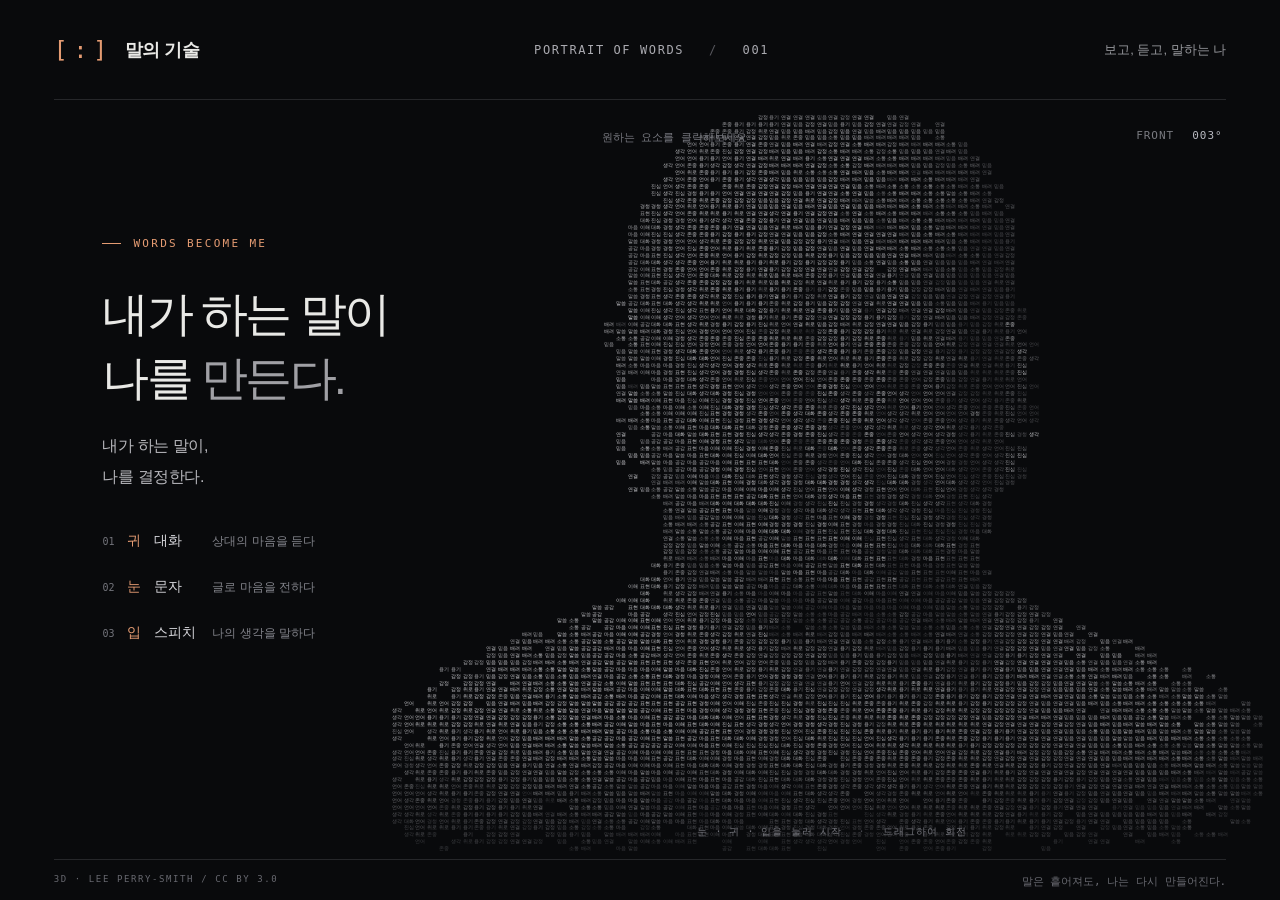
<file: index.html>
<!doctype html>
<html lang="ko">
<head>
<meta charset="utf-8"><meta name="viewport" content="width=device-width,initial-scale=1">
<meta name="theme-color" content="#090a0c">
<title>말의 기술 — 내가 하는 말이 나를 만든다</title>
<meta name="description" content="내가 하는 말이, 나를 결정한다. 수많은 문자가 모여 만드는 천천히 회전하는 입체 초상.">
<link rel="icon" href="./favicon.svg" type="image/svg+xml"><link rel="stylesheet" href="./style.css?v=4">
</head>
<body>
<header><a class="brand" href="./" aria-label="말의 기술 홈"><span class="brand-symbol">[ : ]</span><span>말의 기술</span></a><span class="edition">PORTRAIT OF WORDS <span class="divider">/</span> 001</span><span class="header-note">보고, 듣고, 말하는 나</span></header>
<main>
<canvas id="portrait" aria-label="공감, 마음, 이해 같은 한글 단어들로 이루어진 사람의 입체 초상. 눈은 문자, 귀는 대화, 입은 스피치 훈련으로 연결됩니다. 드래그나 방향키로 각도를 바꿀 수 있습니다." tabindex="0"></canvas>
<div id="hotspots" class="hotspots" role="group" aria-label="얼굴 부위로 훈련 선택"></div>
<div class="intro"><p class="eyebrow"><span></span> WORDS BECOME ME</p><h1>내가 하는 말이<br>나를 <span>만든다.</span></h1><p class="message">내가 하는 말이,<br>나를 결정한다.</p><nav class="sense-menu" aria-label="훈련 선택">
<a href="./trainer.html#dialog"><span>01</span><strong>귀</strong><span class="sense-name">대화</span><small>상대의 마음을 듣다</small></a>
<a href="./trainer.html#message"><span>02</span><strong>눈</strong><span class="sense-name">문자</span><small>글로 마음을 전하다</small></a>
<a href="./trainer.html#speech"><span>03</span><strong>입</strong><span class="sense-name">스피치</span><small>나의 생각을 말하다</small></a>
</nav></div>
<div class="portrait-label"><span>원하는 요소를 클릭해보세요</span></div>
<div class="view-info"><span id="viewLabel">FRONT</span><span id="angle">000°</span></div>
<div class="loading" id="loading" role="status">말들이 모이고 있습니다<span>···</span></div>
<div class="gesture">눈 · 귀 · 입을 눌러 시작 <span>·</span> 드래그하여 회전</div>
</main>
<div class="bottom-line"><a href="./credits.txt" target="_blank" rel="noopener">3D · LEE PERRY-SMITH / CC BY 3.0</a><span>말은 흩어져도, 나는 다시 만들어진다.</span></div>
<script src="./head-data.js?v=1"></script>
<script src="./app.js?v=10"></script>
</body></html>
</file>
<file: style.css>
:root{color-scheme:dark;--bg:#090a0c;--ink:#e9e9e6;--muted:#85868b;--line:#26272a;--accent:#e49b72}*{box-sizing:border-box}body{margin:0;background:var(--bg);color:var(--ink);font-family:Arial,"Apple SD Gothic Neo","Malgun Gothic",sans-serif;-webkit-font-smoothing:antialiased}button,a,input{-webkit-tap-highlight-color:transparent}button{font:inherit;color:inherit;cursor:pointer}button:focus-visible,a:focus-visible,input:focus-visible,canvas:focus-visible{outline:2px solid var(--accent);outline-offset:6px}header{height:100px;margin:0 4.2%;display:flex;align-items:center;justify-content:space-between;border-bottom:1px solid var(--line);position:relative;z-index:2}.brand{display:flex;align-items:center;gap:17px;color:var(--ink);text-decoration:none;font-size:18px;font-weight:600;letter-spacing:-.6px}.brand-symbol{font:23px monospace;color:var(--accent);letter-spacing:-4px;margin-right:5px}.edition{font:12px monospace;letter-spacing:1.6px;color:#aaaab0}.divider{color:#58585e;padding:0 16px}.header-note{font-size:13px;color:#98999e}main{height:calc(100svh - 220px);min-height:540px;position:relative;overflow:hidden}canvas{position:absolute;inset:0;width:100%;height:100%;touch-action:pan-y;cursor:grab}canvas:active{cursor:grabbing}.intro{position:absolute;top:24%;left:8%;pointer-events:none;z-index:1}.eyebrow{font:11px monospace;letter-spacing:2.3px;color:var(--accent);display:flex;align-items:center;gap:12px;margin:0 0 32px}.eyebrow span{width:19px;height:1px;background:var(--accent)}h1{font-size:clamp(38px,3.7vw,58px);line-height:1.36;letter-spacing:-2.8px;font-weight:500;margin:0}h1 span{color:#a0a0a5}.message{font-size:16px;line-height:1.9;color:#b6b6bb;margin:26px 0 0;letter-spacing:-.4px}.small-rule{width:26px;height:1px;background:#525257;margin-top:42px}.caption{font-size:13px;line-height:1.8;color:#787980;margin:16px 0 0}.portrait-label{position:absolute;top:30px;left:47%;display:flex;gap:18px;font:11px monospace;color:#77787f;letter-spacing:1px}.portrait-label span:last-child{font-family:inherit;letter-spacing:0}.view-info{position:absolute;right:4.2%;top:29px;display:flex;align-items:center;gap:18px;font:11px monospace;color:#797a80;letter-spacing:1px}#angle{min-width:34px;color:#b7b8bf}.gesture{position:absolute;bottom:20px;left:65%;transform:translateX(-50%);white-space:nowrap;font:10px monospace;letter-spacing:1px;color:#74757c}.gesture span{padding:0 10px;color:#45464d}.loading{position:absolute;left:65%;top:48%;transform:translate(-50%,-50%);font-size:14px;color:#aaa}.loading span{color:var(--accent)}footer{position:relative;margin:0 4.2%;height:79px;display:flex;align-items:center;justify-content:space-between;border-top:1px solid var(--line)}.material{display:flex;gap:24px;align-items:center}.foot-label{font:10px monospace;letter-spacing:1.6px;color:#76777e}.tabs{display:flex;gap:5px;align-items:center;border:1px solid #2c2d31;padding:3px;border-radius:5px}.tabs button{background:none;border:0;border-radius:3px;padding:8px 15px;min-width:64px;font-size:12px;color:#8d8e94}.tabs button.active{background:#292a2e;color:#e9e9e6}.motion{display:flex;align-items:center;gap:14px;font-size:12px;color:#9b9ca3}.pause{padding:10px 2px;border:0;background:none;display:flex;align-items:center;gap:12px;font-size:13px;min-width:84px}.pause span:first-child{font-size:15px;color:var(--accent);width:12px}.control-divider{height:16px;background:#36373c;width:1px;margin:0 10px}input[type=range]{appearance:none;width:88px;height:2px;background:#48494f;cursor:pointer;accent-color:var(--accent)}input[type=range]::-webkit-slider-thumb{appearance:none;background:var(--accent);height:9px;width:9px;border-radius:50%}input[type=range]::-moz-range-thumb{background:var(--accent);height:9px;width:9px;border:0;border-radius:50%}.speed-label{font:11px monospace;color:#a0a1a8;min-width:34px}.reform{display:flex;align-items:center;gap:10px;padding:12px 0 12px 20px;border:0;background:none;font-size:13px;color:#b8b8bf}.reform span{font-size:19px;color:var(--accent)}button:hover{color:#fff}.bottom-line{height:41px;margin:0 4.2%;display:flex;justify-content:space-between;color:#686970;font:9px monospace;letter-spacing:1.6px}.bottom-line span:last-child{font-size:11px;letter-spacing:0}@media(min-width:1800px){.intro{left:12%}}@media(max-width:760px){header{height:74px;margin:0 6%}.brand{font-size:16px;gap:12px}.edition{font-size:9px;letter-spacing:1px}.divider{padding:0 6px}.header-note{display:none}main{height:calc(100svh - 238px);min-height:570px}.intro{top:31px;left:7%}.eyebrow{font-size:9px;margin-bottom:15px;letter-spacing:1.5px}h1{font-size:34px;letter-spacing:-1.8px;line-height:1.3}.message{font-size:13px;line-height:1.7;margin-top:15px}.small-rule,.caption{display:none}.portrait-label{display:none}.view-info{top:30px;right:7%;gap:10px;font-size:9px}.gesture{left:57%;bottom:17px;font-size:8px;letter-spacing:.7px}.gesture span{padding:0 4px}footer{height:122px;margin:0 6%;flex-wrap:wrap;gap:0}.material{width:55%;gap:12px}.foot-label{font-size:8px;letter-spacing:1px}.tabs button{font-size:11px;padding:7px 11px;min-width:49px}.reform{order:1;font-size:12px;padding:10px 0}.motion{order:2;width:100%;justify-content:center;padding-bottom:13px;gap:12px}.bottom-line{margin:0 6%;height:42px;font-size:8px;letter-spacing:.5px}.bottom-line span:last-child{font-size:9px}.control-divider{margin:0 8px}}@media(prefers-reduced-motion:reduce){*{scroll-behavior:auto}}@media(max-height:650px) and (min-width:761px){main{min-height:410px}.intro{top:17%}.small-rule,.caption{display:none}header{height:80px}}

.bottom-line a{color:inherit;text-decoration:none}.bottom-line a:hover{color:var(--ink)}

/* Navigation lives on the moving anatomy, with an equivalent keyboard menu. */
.hotspots{position:absolute;inset:0;pointer-events:none;z-index:3}
.hotspot{position:absolute;display:grid;place-items:center;width:44px;height:44px;padding:0;border:0;background:transparent;border-radius:50%;transform:translate(-50%,-50%);pointer-events:auto;color:var(--accent);touch-action:manipulation}
.hotspot[hidden]{display:none}.hotspot::before{content:"";position:absolute;inset:7px;border:1px solid #e49b7260;border-radius:50%;transition:background .15s,border-color .15s,box-shadow .15s}.hotspot::after{content:"";height:3px;width:3px;background:var(--accent);border-radius:50%;box-shadow:0 0 8px #e49b7280}
.hotspot:hover::before,.hotspot:focus-visible::before,.hotspot.is-active::before{background:#e49b7214;border-color:var(--accent);box-shadow:0 0 22px #e49b7220}.hotspot-tip{position:absolute;bottom:calc(100% + 5px);left:50%;transform:translateX(-50%);white-space:nowrap;color:#f3e0d2;background:#141313f2;border:1px solid #655044;border-radius:5px;padding:9px 12px;font-size:13px;opacity:0;pointer-events:none;transition:opacity .15s}.hotspot:hover .hotspot-tip,.hotspot:focus-visible .hotspot-tip,.hotspot.is-active .hotspot-tip{opacity:1}
.sense-menu{pointer-events:auto;margin-top:28px;display:grid;gap:4px}.sense-menu a{display:flex;align-items:center;gap:13px;padding:10px 6px 10px 0;color:#aaaab1;text-decoration:none;font-size:14px;min-height:42px}.sense-menu a>span:first-child{font:10px monospace;color:#73747b}.sense-menu strong{color:var(--accent);font-size:14px;font-weight:500}.sense-menu .sense-name{min-width:45px;color:#d5d5da}.sense-menu small{font-size:12px;color:#83848b}.sense-menu a:hover .sense-name,.sense-menu a:focus-visible .sense-name{color:var(--accent)}.intro{top:18%}.message{margin-top:21px}
@media(max-width:760px){.intro{top:24px}.message{font-size:12px;margin-top:10px}.sense-menu{margin-top:16px;gap:0}.sense-menu a{padding:5px 0;gap:8px;min-height:32px;font-size:12px}.sense-menu strong{font-size:12px}.sense-menu .sense-name{min-width:36px}.sense-menu small{display:none}.gesture{font-size:9px;letter-spacing:0}.hotspot-tip{font-size:12px;padding:8px}.hotspot{width:44px;height:44px}}
@media(max-height:760px) and (min-width:761px){.intro{top:12%}.sense-menu{margin-top:16px}.sense-menu a{min-height:36px;padding:7px 0}.eyebrow{margin-bottom:22px}.message{margin-top:16px}}

/* Intro has no manual animation controls. Reclaim the old control-bar space. */
main{height:calc(100svh - 141px)}
.bottom-line{border-top:1px solid var(--line);padding-top:14px}
@media(max-width:760px){main{height:calc(100svh - 116px)}}
@media(max-height:650px) and (min-width:761px){main{height:calc(100svh - 121px)}}
</file>
